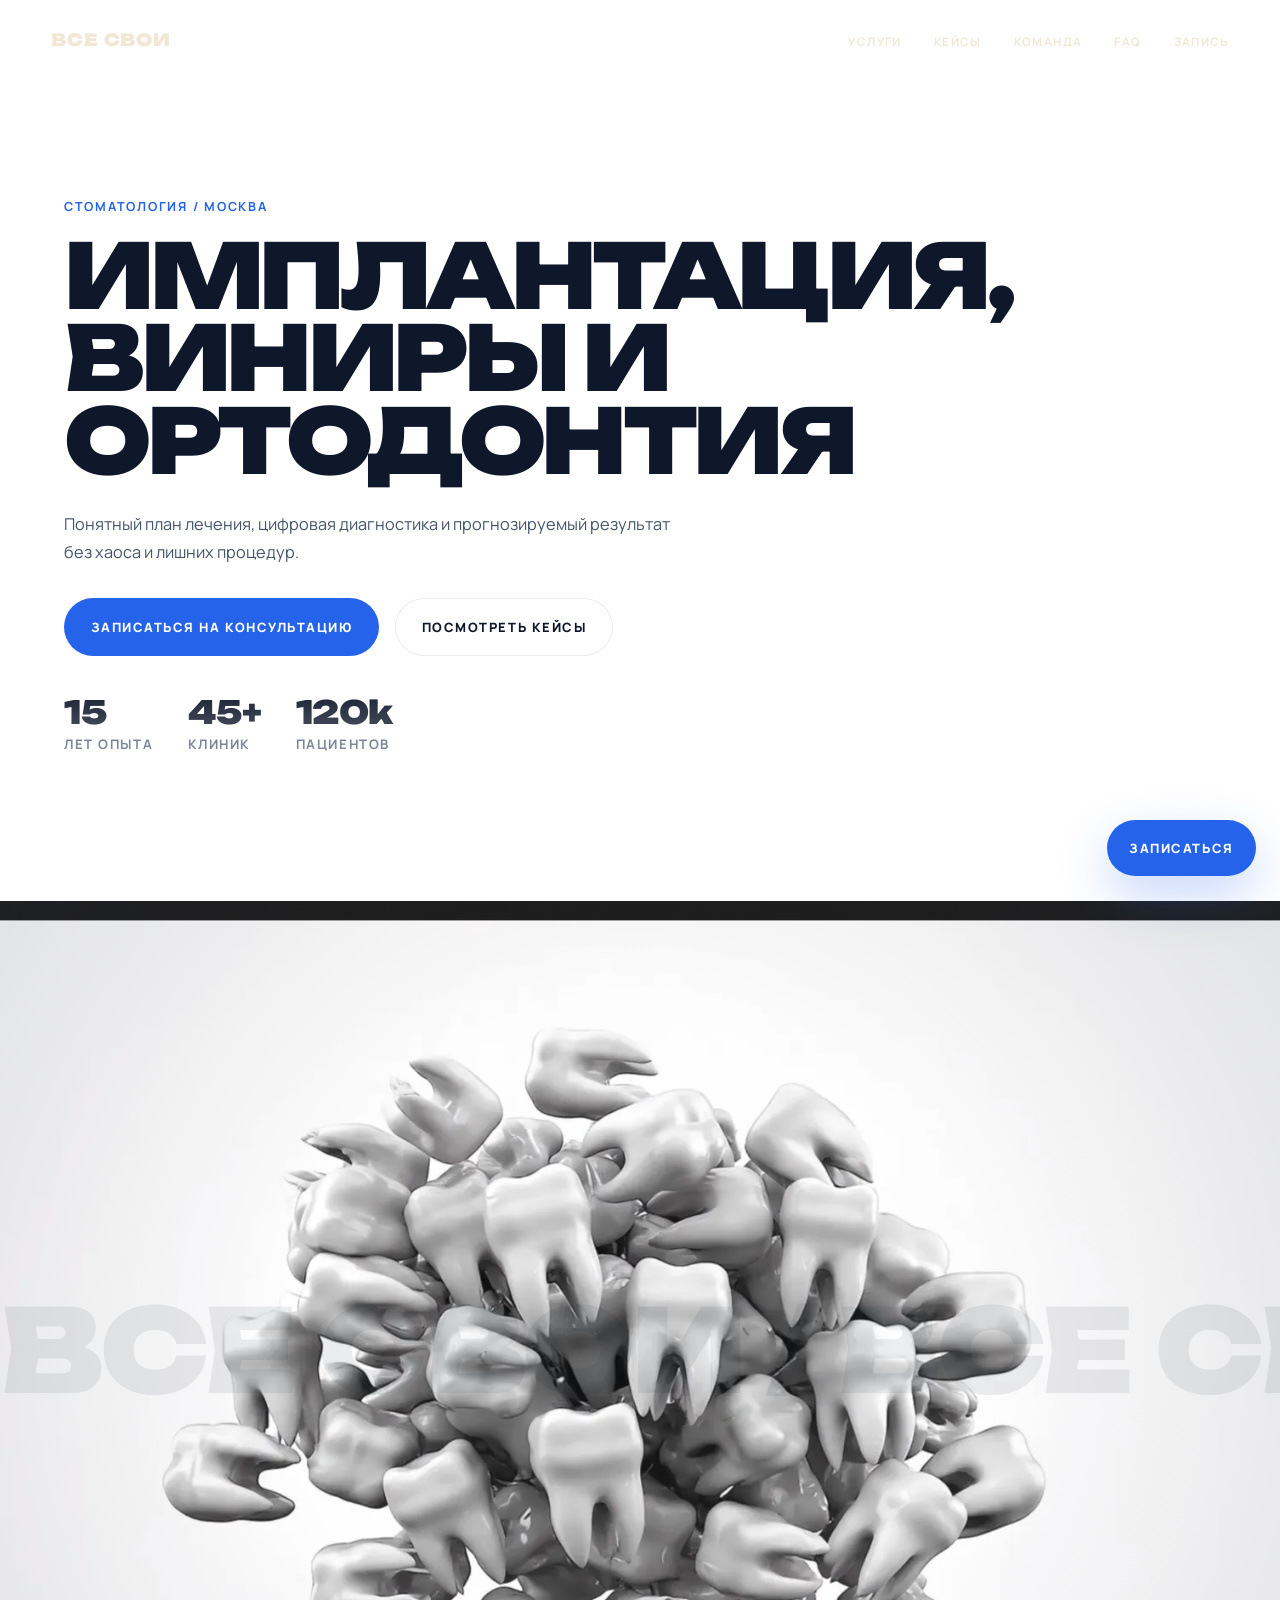
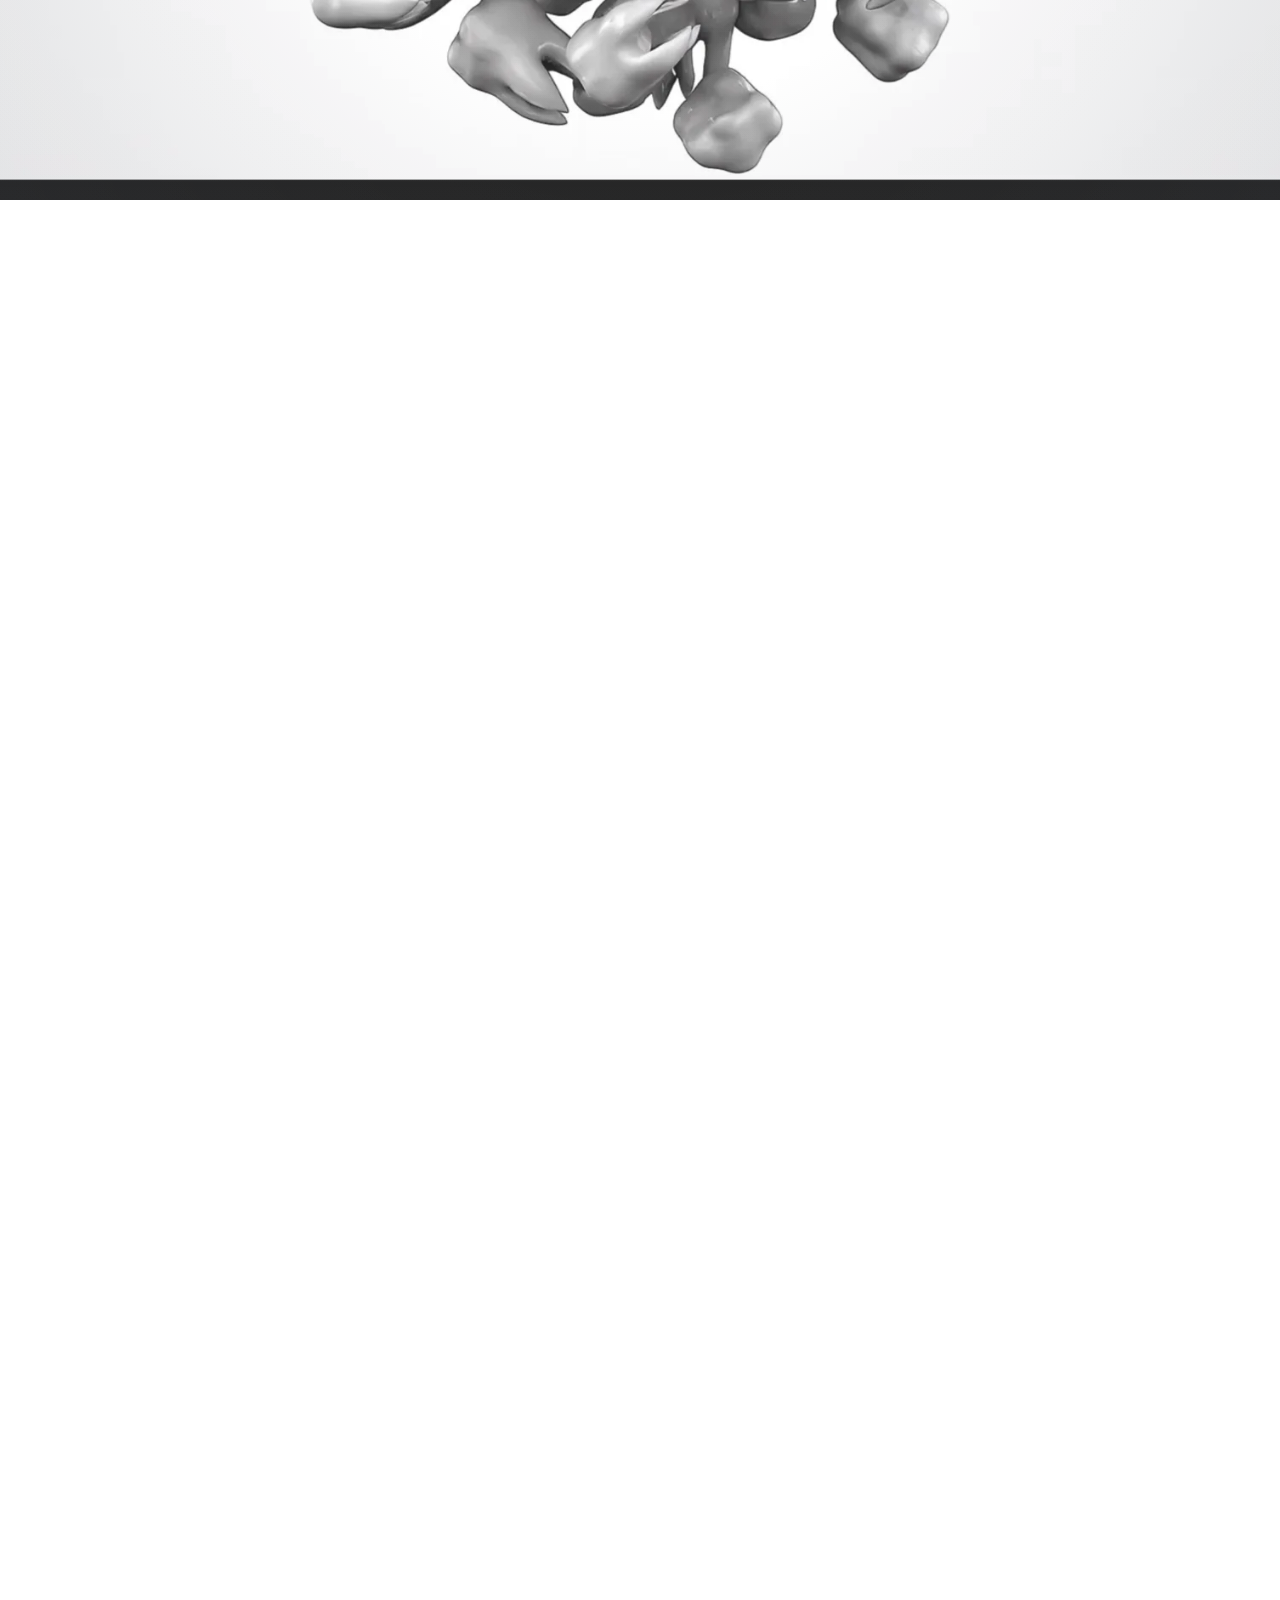
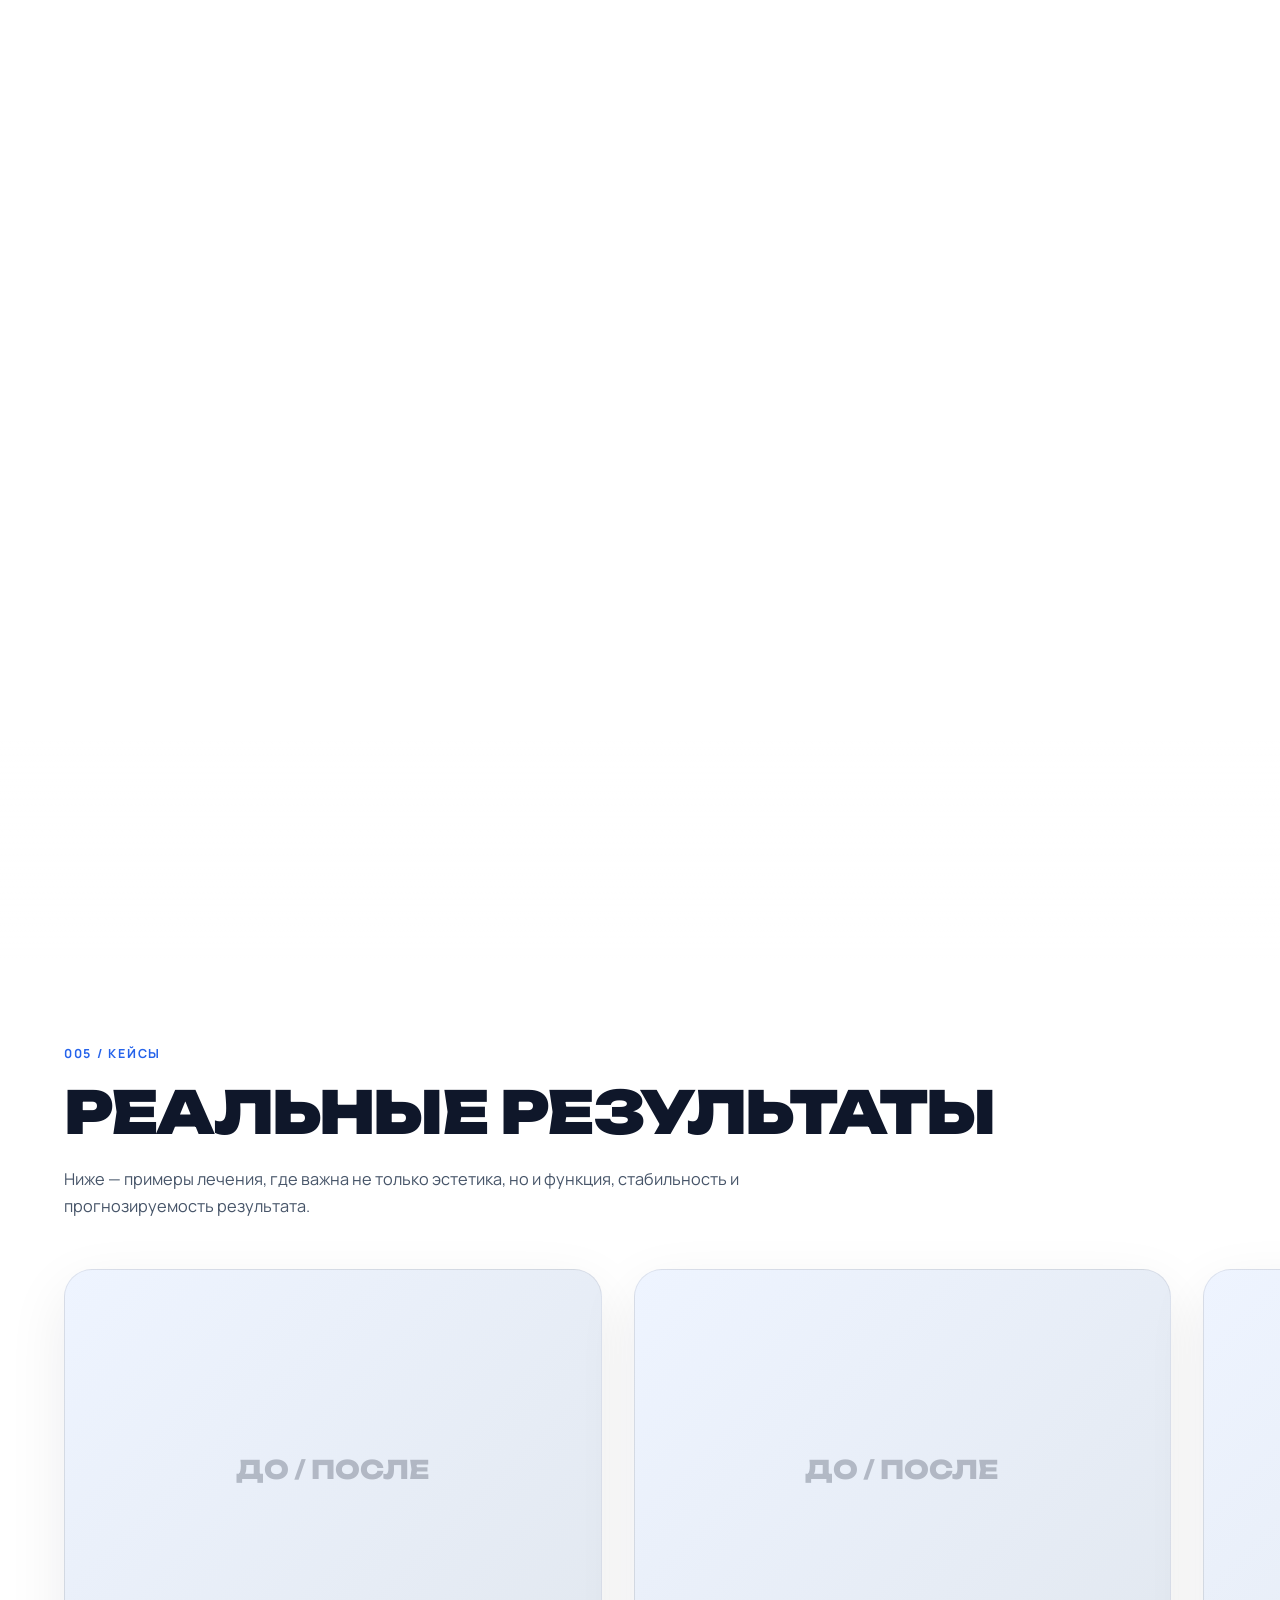
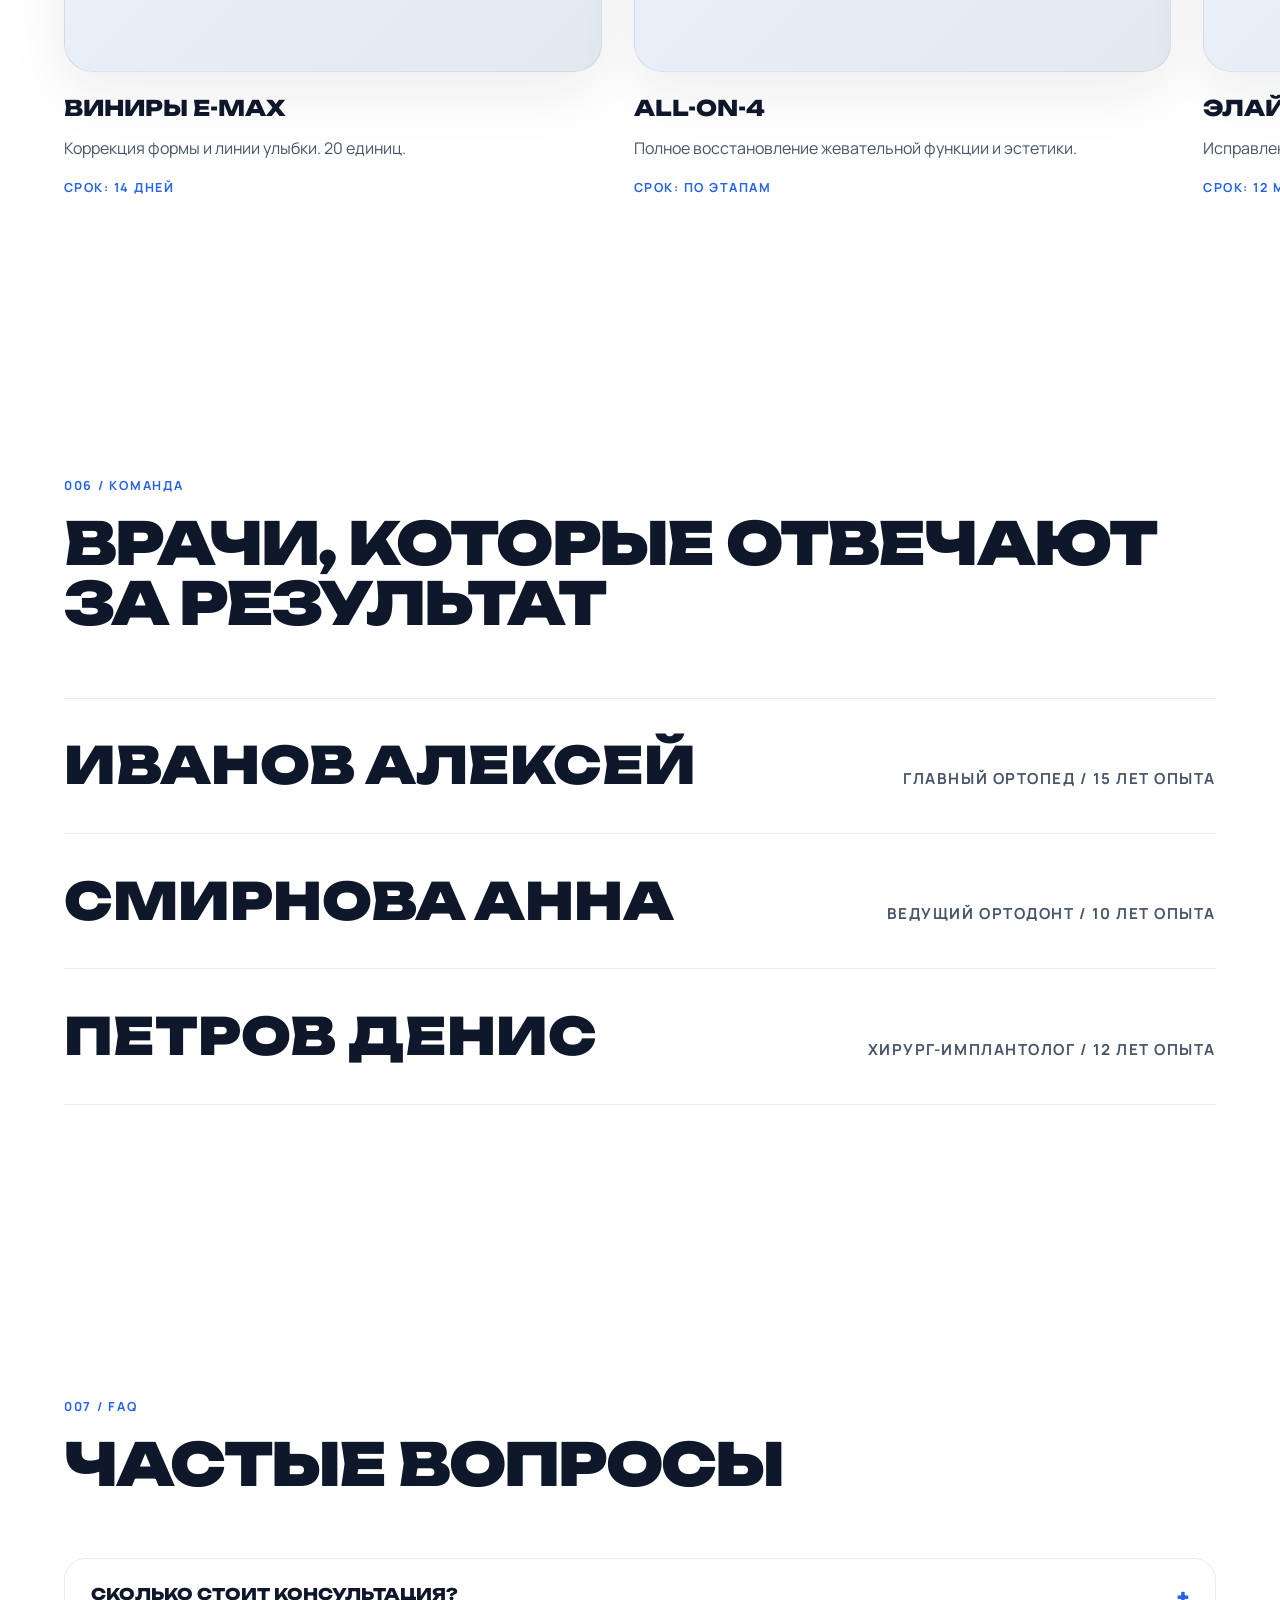
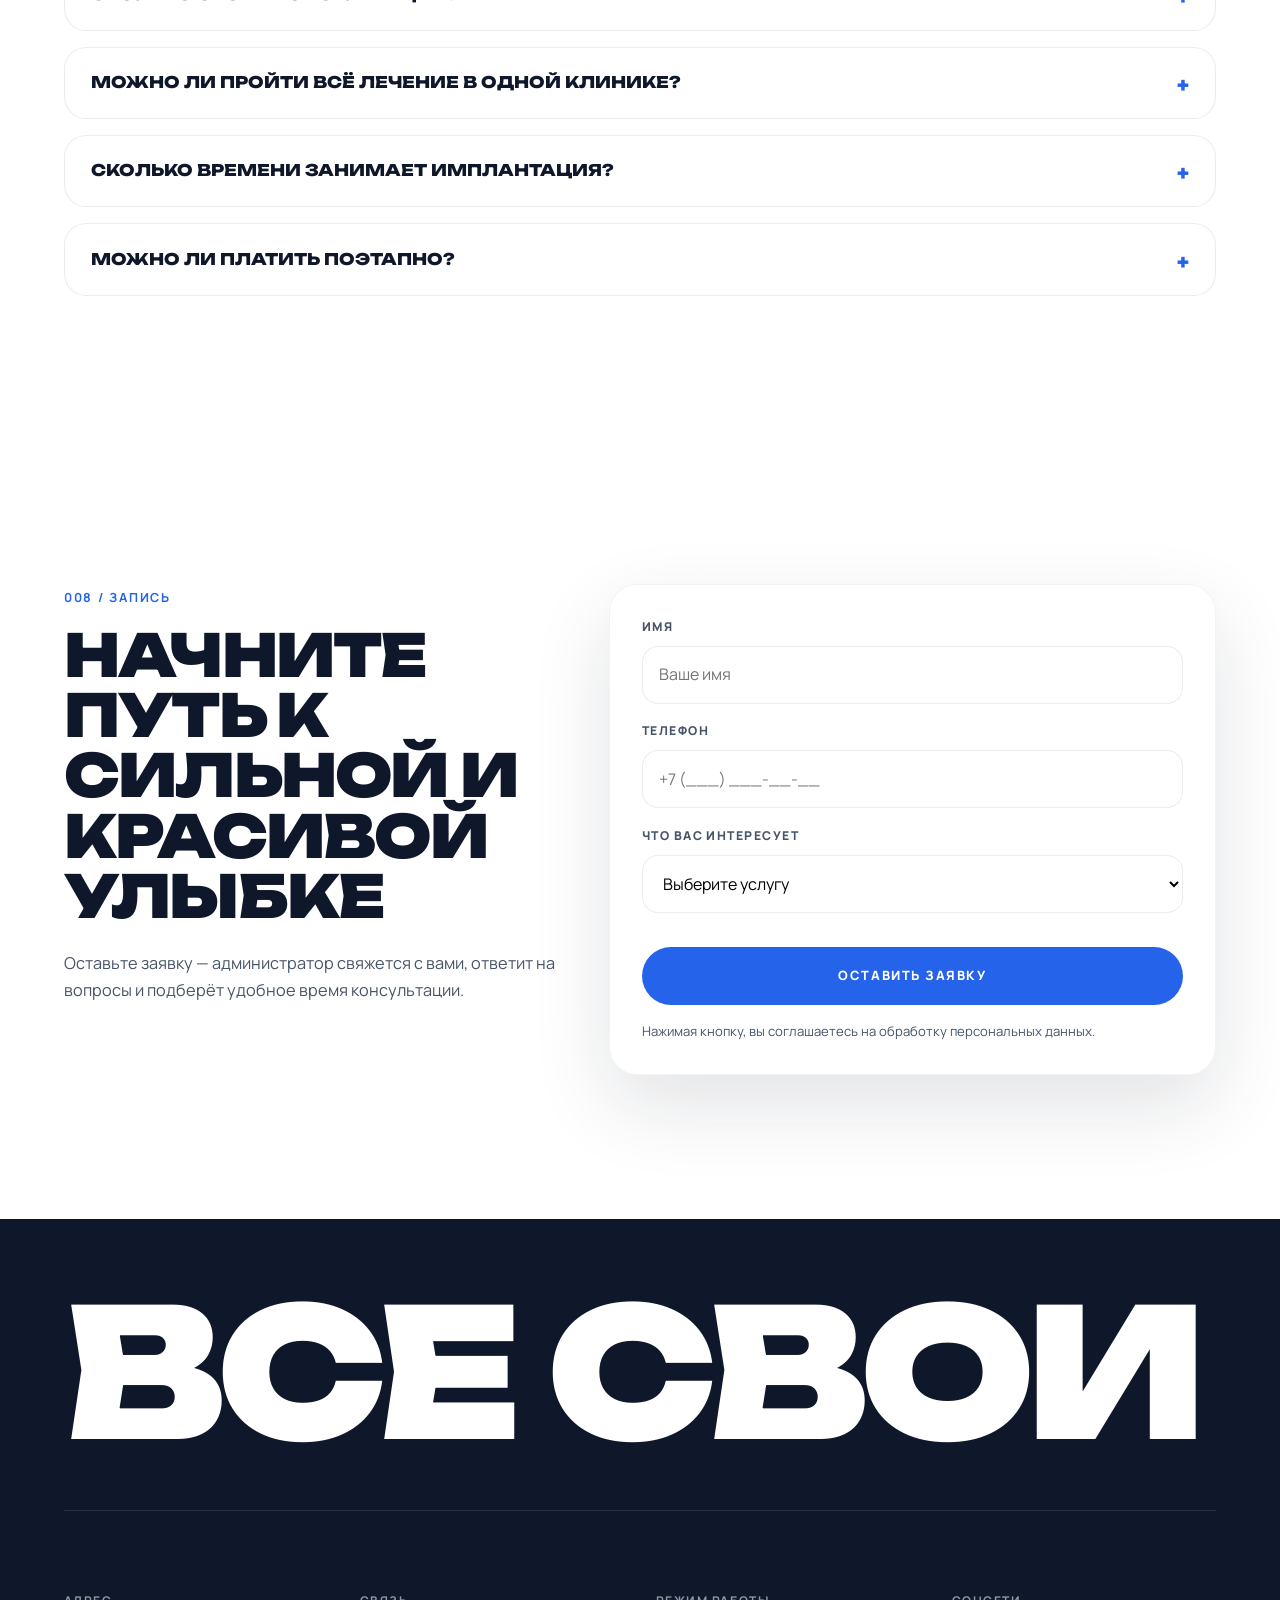
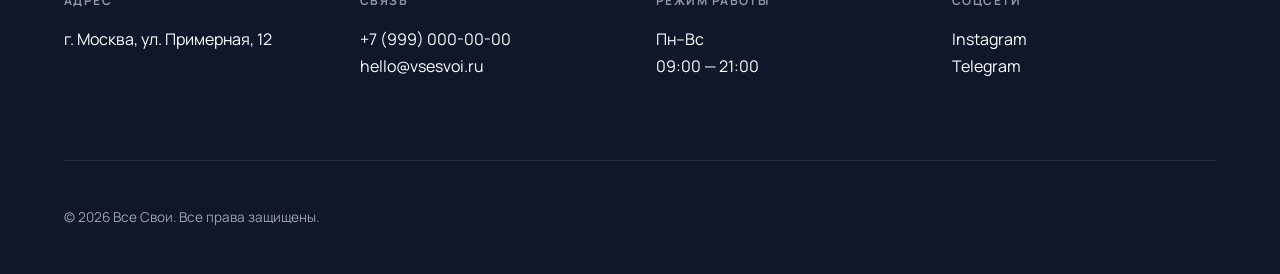
<file: index.html>
<!DOCTYPE html>
<html lang="ru">
<head>
  <meta charset="UTF-8" />
  <meta name="viewport" content="width=device-width, initial-scale=1.0, viewport-fit=cover" />
  <title>Все Свои — Стоматологическая клиника</title>
  <meta
    name="description"
    content="Имплантация, виниры и ортодонтия в Москве. Диагностика, понятный план лечения и прогнозируемый результат."
  />
  <link rel="stylesheet" href="style.css" />
</head>
<body>

  <!-- Loader -->
  <div id="loader">
    <div class="loader-brand">ВСЕ СВОИ</div>
    <div class="loader-bar-track">
      <div id="loader-bar"></div>
    </div>
    <div id="loader-percent">0%</div>
  </div>

  <!-- Header -->
  <header class="site-header" id="site-header">
    <a href="#hero" class="header-logo">Все Свои</a>

    <nav aria-label="Основная навигация">
      <ul class="header-nav">
        <li><a href="#services">Услуги</a></li>
        <li><a href="#cases">Кейсы</a></li>
        <li><a href="#team">Команда</a></li>
        <li><a href="#faq">FAQ</a></li>
        <li><a href="#contact">Запись</a></li>
      </ul>
    </nav>
  </header>

  <!-- Floating CTA -->
  <a href="#contact" class="floating-cta">Записаться</a>

  <main>

    <!-- HERO -->
    <section class="section-hero" id="hero">
      <div class="hero-grid">
        <div class="hero-copy reveal">
          <span class="hero-label">Стоматология / Москва</span>

          <h1 class="hero-heading">
            Имплантация,<br />
            виниры и<br />
            ортодонтия
          </h1>

          <p class="hero-tagline">
            Понятный план лечения, цифровая диагностика и прогнозируемый результат без хаоса и лишних процедур.
          </p>

          <div class="hero-actions">
            <a href="#contact" class="cta-button">Записаться на консультацию</a>
            <a href="#cases" class="secondary-button">Посмотреть кейсы</a>
          </div>

          <div class="hero-trust">
            <div class="trust-item">
              <span class="trust-number">15</span>
              <span class="trust-label">лет опыта</span>
            </div>
            <div class="trust-item">
              <span class="trust-number">45+</span>
              <span class="trust-label">клиник</span>
            </div>
            <div class="trust-item">
              <span class="trust-number">120k</span>
              <span class="trust-label">пациентов</span>
            </div>
          </div>
        </div>
      </div>

      <div class="hero-fade"></div>
    </section>

    <!-- VIDEO SEQUENCE -->
    <section id="video-sequence">
      <div class="video-sequence-sticky">
        <canvas id="sequence-canvas"></canvas>

        <div class="sequence-darken"></div>
        <div class="sequence-noise"></div>
        <div class="sequence-vignette"></div>
        <div class="sequence-overlay"></div>

        <div class="marquee-wrap sequence-marquee">
          <div class="marquee-text">ВСЕ СВОИ / ВСЕ СВОИ / ВСЕ СВОИ / ВСЕ СВОИ / ВСЕ СВОИ / ВСЕ СВОИ / ВСЕ СВОИ /</div>
        </div>

        <div id="scroll-container">

          <!-- 1 -->
          <section class="scroll-section align-left"
                   data-enter="0.00"
                   data-leave="0.22"
                   data-animation="slide-left"
                   id="services">
            <div class="section-inner glass-morphism luxury-panel">
              <span class="section-label">001 / Услуги</span>
              <h2 class="section-heading">Лечение</h2>

              <div class="feature-list">
                <div class="feature-item">
                  <div class="feature-icon">I</div>
                  <div>
                    <h3>Имплантация</h3>
                    <p>Восстановление одного зуба, нескольких единиц или всей челюсти с точным хирургическим планом.</p>
                  </div>
                </div>

                <div class="feature-item">
                  <div class="feature-icon">II</div>
                  <div>
                    <h3>Ортодонтия</h3>
                    <p>Элайнеры и брекет-системы для исправления прикуса, скученности и эстетики улыбки.</p>
                  </div>
                </div>

                <div class="feature-item">
                  <div class="feature-icon">III</div>
                  <div>
                    <h3>Виниры</h3>
                    <p>Эстетическая коррекция формы, цвета и пропорций зубов без компромиссов по естественности.</p>
                  </div>
                </div>
              </div>
            </div>
          </section>

          <!-- 2 -->
          <section class="scroll-section align-right"
                   data-enter="0.24"
                   data-leave="0.46"
                   data-animation="slide-right"
                   id="why-us">
            <div class="section-inner glass-morphism luxury-panel">
              <span class="section-label">002 / Почему мы</span>
              <h2 class="section-heading">Качество</h2>
              <p class="section-body">Цифровая диагностика, прозрачный план лечения и прогнозируемый результат ещё до начала лечения.</p>
              <p class="section-body">Команда узких специалистов работает как единая система, а не как набор отдельных кабинетов.</p>
            </div>
          </section>

          <!-- 3 -->
          <section class="scroll-section section-stats"
                   data-enter="0.48"
                   data-leave="0.70"
                   data-animation="stagger-up"
                   id="results">
            <div class="section-inner">
              <span class="section-label">003 / В цифрах</span>
              <h2 class="section-heading">Результаты</h2>

              <div class="stats-grid">
                <div class="stat">
                  <div><span class="stat-number" data-value="15">0</span><span class="stat-suffix">лет</span></div>
                  <span class="stat-label">Опыта</span>
                </div>

                <div class="stat">
                  <div><span class="stat-number" data-value="45">0</span><span class="stat-suffix">+</span></div>
                  <span class="stat-label">Клиник</span>
                </div>

                <div class="stat">
                  <div><span class="stat-number" data-value="120">0</span><span class="stat-suffix">k</span></div>
                  <span class="stat-label">Пациентов</span>
                </div>
              </div>
            </div>
          </section>

          <!-- 4 -->
          <section class="scroll-section align-left"
                   data-enter="0.72"
                   data-leave="0.96"
                   data-animation="slide-left"
                   id="process">
            <div class="section-inner glass-morphism luxury-panel">
              <span class="section-label">004 / Процесс</span>
              <h2 class="section-heading">Подход</h2>

              <div class="feature-list">
                <div class="feature-item">
                  <div class="feature-icon">I</div>
                  <div>
                    <h3>Диагностика</h3>
                    <p>Снимки, анализ, цифровой протокол и понимание реальной клинической картины.</p>
                  </div>
                </div>

                <div class="feature-item">
                  <div class="feature-icon">II</div>
                  <div>
                    <h3>План лечения</h3>
                    <p>Пошаговая стратегия с понятными сроками, логикой и ожидаемым результатом.</p>
                  </div>
                </div>

                <div class="feature-item">
                  <div class="feature-icon">III</div>
                  <div>
                    <h3>Контроль результата</h3>
                    <p>Финальная проверка эстетики, функции и стабильности результата на длинной дистанции.</p>
                  </div>
                </div>
              </div>
            </div>
          </section>

        </div>
      </div>
    </section>

    <!-- CASES -->
    <section id="cases" class="horizontal-cases">
      <div class="cases-sticky">
        <div class="cases-header reveal">
          <span class="section-label">005 / Кейсы</span>
          <h2 class="section-heading">Реальные результаты</h2>
          <p class="section-body max-w-text">
            Ниже — примеры лечения, где важна не только эстетика, но и функция, стабильность и прогнозируемость результата.
          </p>
        </div>

        <div class="cases-track" id="cases-track">
          <article class="case-card">
            <div class="case-image">
              <div class="case-placeholder">До / После</div>
            </div>
            <div class="case-info">
              <h3>Виниры E-Max</h3>
              <p>Коррекция формы и линии улыбки. 20 единиц.</p>
              <span class="case-meta">Срок: 14 дней</span>
            </div>
          </article>

          <article class="case-card">
            <div class="case-image">
              <div class="case-placeholder">До / После</div>
            </div>
            <div class="case-info">
              <h3>All-on-4</h3>
              <p>Полное восстановление жевательной функции и эстетики.</p>
              <span class="case-meta">Срок: по этапам</span>
            </div>
          </article>

          <article class="case-card">
            <div class="case-image">
              <div class="case-placeholder">До / После</div>
            </div>
            <div class="case-info">
              <h3>Элайнеры</h3>
              <p>Исправление прикуса и выравнивание зубных рядов.</p>
              <span class="case-meta">Срок: 12 месяцев</span>
            </div>
          </article>

          <article class="case-card">
            <div class="case-image">
              <div class="case-placeholder">До / После</div>
            </div>
            <div class="case-info">
              <h3>Эстетическая реставрация</h3>
              <p>Восстановление зоны улыбки после повреждений и стираемости.</p>
              <span class="case-meta">Срок: индивидуально</span>
            </div>
          </article>
        </div>
      </div>
    </section>

    <!-- TEAM -->
    <section id="team" class="section-team normal-section">
      <div class="container">
        <span class="section-label reveal">006 / Команда</span>
        <h2 class="section-heading reveal">Врачи, которые отвечают за результат</h2>

        <div class="team-list">
          <div class="team-member reveal">
            <div class="team-member-name">Иванов Алексей</div>
            <div class="team-member-role">Главный ортопед / 15 лет опыта</div>
          </div>
          <div class="team-member reveal">
            <div class="team-member-name">Смирнова Анна</div>
            <div class="team-member-role">Ведущий ортодонт / 10 лет опыта</div>
          </div>
          <div class="team-member reveal">
            <div class="team-member-name">Петров Денис</div>
            <div class="team-member-role">Хирург-имплантолог / 12 лет опыта</div>
          </div>
        </div>
      </div>
    </section>

    <!-- FAQ -->
    <section class="normal-section section-block" id="faq">
      <div class="container">
        <div class="section-top reveal">
          <span class="section-label">007 / FAQ</span>
          <h2 class="section-heading">Частые вопросы</h2>
        </div>

        <div class="faq-list">
          <details class="faq-item reveal">
            <summary>Сколько стоит консультация?</summary>
            <p>Первичный приём и план лечения зависят от объёма диагностики. Точную стоимость лучше уточнить при записи.</p>
          </details>

          <details class="faq-item reveal">
            <summary>Можно ли пройти всё лечение в одной клинике?</summary>
            <p>Да, лечение выстраивается как единая система: диагностика, терапия, хирургия, ортопедия и ортодонтия.</p>
          </details>

          <details class="faq-item reveal">
            <summary>Сколько времени занимает имплантация?</summary>
            <p>Зависит от клинической ситуации. На консультации врач сможет оценить сроки именно в вашем случае.</p>
          </details>

          <details class="faq-item reveal">
            <summary>Можно ли платить поэтапно?</summary>
            <p>Да, многие планы лечения удобно делятся на этапы — это обсуждается после диагностики.</p>
          </details>
        </div>
      </div>
    </section>

    <!-- CONTACT -->
    <section id="contact" class="section-cta normal-section">
      <div class="container contact-grid">
        <div class="contact-copy reveal">
          <span class="section-label">008 / Запись</span>
          <h2 class="section-heading">Начните путь к сильной и красивой улыбке</h2>
          <p class="section-body max-w-text">
            Оставьте заявку — администратор свяжется с вами, ответит на вопросы и подберёт удобное время консультации.
          </p>
        </div>

        <form class="lead-form glass-morphism reveal" id="lead-form">
          <label>
            <span>Имя</span>
            <input type="text" name="name" placeholder="Ваше имя" required />
          </label>

          <label>
            <span>Телефон</span>
            <input type="tel" name="phone" placeholder="+7 (___) ___-__-__" required />
          </label>

          <label>
            <span>Что вас интересует</span>
            <select name="service" required>
              <option value="">Выберите услугу</option>
              <option>Имплантация</option>
              <option>Виниры</option>
              <option>Ортодонтия</option>
              <option>Консультация</option>
            </select>
          </label>

          <button type="submit" class="cta-button form-submit">Оставить заявку</button>
          <p class="form-note">Нажимая кнопку, вы соглашаетесь на обработку персональных данных.</p>
        </form>
      </div>
    </section>

  </main>

  <!-- Footer -->
  <footer class="site-footer">
    <div class="footer-top">
      <h2 class="footer-logo">ВСЕ СВОИ</h2>
    </div>

    <div class="footer-grid">
      <div class="footer-col">
        <h4>Адрес</h4>
        <p>г. Москва, ул. Примерная, 12</p>
      </div>

      <div class="footer-col">
        <h4>Связь</h4>
        <p>+7 (999) 000-00-00<br />hello@vsesvoi.ru</p>
      </div>

      <div class="footer-col">
        <h4>Режим работы</h4>
        <p>Пн–Вс<br />09:00 — 21:00</p>
      </div>

      <div class="footer-col">
        <h4>Соцсети</h4>
        <a href="#">Instagram</a><br />
        <a href="#">Telegram</a>
      </div>
    </div>

    <div class="footer-bottom">
      <p>&copy; 2026 Все Свои. Все права защищены.</p>
    </div>
  </footer>

  <script src="app.js"></script>
</body>
</html>
</file>
<file: style.css>
@import url('https://fonts.googleapis.com/css2?family=Unbounded:wght@400;600;800;900&family=Manrope:wght@300;400;500;600;700;800&display=swap');

:root {
  --bg-deep: #ffffff;
  --bg-soft: #f8fafc;
  --text-on-dark: #0f172a;
  --text-on-dark-muted: #475569;

  --accent: #2563eb;
  --accent-muted: #60a5fa;
  --accent-bright: #1d4ed8;

  --line: rgba(15, 23, 42, 0.08);
  --glass: rgba(255, 255, 255, 0.64);
  --glass-strong: rgba(255, 255, 255, 0.72);

  --font-display: 'Unbounded', sans-serif;
  --font-body: 'Manrope', sans-serif;

  --radius-xl: 28px;
  --radius-lg: 22px;
  --radius-md: 18px;

  --shadow-soft: 0 20px 60px rgba(15, 23, 42, 0.08);
  --shadow-deep: 0 30px 80px rgba(15, 23, 42, 0.12);
}

/* RESET */
*,
*::before,
*::after {
  box-sizing: border-box;
}

html {
  background: var(--bg-deep);
  font-size: 16px;
  scroll-behavior: smooth;
  -webkit-font-smoothing: antialiased;
  -moz-osx-font-smoothing: grayscale;
}

body {
  margin: 0;
  font-family: var(--font-body);
  background: var(--bg-deep);
  color: var(--text-on-dark);
  overflow-x: hidden;
  line-height: 1.6;
}

img,
canvas {
  display: block;
  max-width: 100%;
}

a {
  color: inherit;
}

button,
input,
select,
textarea {
  font: inherit;
}

::selection {
  background: var(--accent);
  color: #fff;
}

/* UTILITIES */
.container {
  width: min(1320px, 100% - 10vw);
  margin: 0 auto;
}

.max-w-text {
  max-width: 700px;
}

.normal-section {
  position: relative;
  z-index: 2;
}

.section-block {
  padding: 9rem 0;
}

.glass-morphism {
  background: var(--glass);
  backdrop-filter: blur(18px);
  -webkit-backdrop-filter: blur(18px);
  border: 1px solid rgba(15, 23, 42, 0.05);
  border-radius: var(--radius-xl);
  box-shadow: var(--shadow-soft);
}

.luxury-panel {
  background:
    linear-gradient(180deg, rgba(255,255,255,0.78) 0%, rgba(255,255,255,0.58) 100%);
  border: 1px solid rgba(255,255,255,0.55);
  box-shadow:
    0 20px 70px rgba(15, 23, 42, 0.10),
    inset 0 1px 0 rgba(255,255,255,0.55);
}

.reveal {
  opacity: 0;
  transform: translateY(36px);
  transition: opacity 0.9s ease, transform 0.9s cubic-bezier(.2,.7,.2,1);
}

.reveal.is-visible {
  opacity: 1;
  transform: translateY(0);
}

/* LOADER */
#loader {
  position: fixed;
  inset: 0;
  z-index: 9999;
  background: var(--bg-deep);
  display: flex;
  flex-direction: column;
  align-items: center;
  justify-content: center;
  transition: opacity 0.7s ease, visibility 0.7s ease;
}

#loader.hidden {
  opacity: 0;
  visibility: hidden;
  pointer-events: none;
}

.loader-brand {
  font-family: var(--font-display);
  font-size: 2rem;
  font-weight: 900;
  color: var(--text-on-dark);
  margin-bottom: 2.5rem;
  letter-spacing: -0.02em;
}

.loader-bar-track {
  width: 220px;
  height: 2px;
  background: rgba(37, 99, 235, 0.18);
}

#loader-bar {
  height: 100%;
  width: 0%;
  background: var(--accent);
  transition: width 0.15s linear;
}

#loader-percent {
  font-size: 0.8rem;
  color: var(--text-on-dark-muted);
  margin-top: 1rem;
  font-weight: 700;
}

/* HEADER */
.site-header {
  position: fixed;
  top: 0;
  left: 0;
  right: 0;
  z-index: 120;
  padding: 1.7rem 4vw;
  display: flex;
  align-items: center;
  justify-content: space-between;
  mix-blend-mode: difference;
  pointer-events: none;
}

.site-header * {
  pointer-events: auto;
}

.header-logo {
  font-family: var(--font-display);
  font-size: 1.05rem;
  font-weight: 900;
  color: #0f172a;
  text-decoration: none;
  text-transform: uppercase;
  letter-spacing: 0.05em;
}

.header-nav {
  display: flex;
  gap: 2rem;
  list-style: none;
  padding: 0;
  margin: 0;
}

.header-nav a {
  font-size: 0.72rem;
  font-weight: 700;
  color: #0f172a;
  text-transform: uppercase;
  letter-spacing: 0.12em;
  text-decoration: none;
  transition: opacity 0.3s ease;
}

.header-nav a:hover {
  opacity: 0.5;
}

/* FLOATING CTA */
.floating-cta {
  position: fixed;
  right: 24px;
  bottom: 24px;
  z-index: 130;
  display: inline-flex;
  align-items: center;
  justify-content: center;
  min-height: 56px;
  padding: 0 1.4rem;
  border-radius: 999px;
  background: var(--accent);
  color: #fff;
  text-decoration: none;
  font-size: 0.8rem;
  font-weight: 800;
  text-transform: uppercase;
  letter-spacing: 0.12em;
  box-shadow: 0 20px 50px rgba(37, 99, 235, 0.25);
  transition: transform 0.25s ease, background 0.25s ease;
}

.floating-cta:hover {
  transform: translateY(-2px);
  background: var(--accent-bright);
}

/* TYPO */
.section-label,
.hero-label {
  display: inline-block;
  font-size: 0.78rem;
  font-weight: 700;
  text-transform: uppercase;
  letter-spacing: 0.14em;
  color: var(--accent);
  margin-bottom: 1.1rem;
}

.section-heading {
  font-family: var(--font-display);
  font-size: clamp(2.2rem, 4.6vw, 4.5rem);
  font-weight: 900;
  line-height: 1.02;
  letter-spacing: -0.03em;
  text-transform: uppercase;
  color: var(--text-on-dark);
  margin: 0 0 1.5rem;
}

.section-body,
.hero-tagline {
  font-size: 1.02rem;
  color: var(--text-on-dark-muted);
  line-height: 1.7;
}

.section-top {
  margin-bottom: 4rem;
}

/* BUTTONS */
.cta-button,
.secondary-button {
  display: inline-flex;
  align-items: center;
  justify-content: center;
  min-height: 58px;
  padding: 0 1.6rem;
  border-radius: 999px;
  text-decoration: none;
  text-transform: uppercase;
  letter-spacing: 0.12em;
  font-size: 0.8rem;
  font-weight: 800;
  transition: transform 0.25s ease, background 0.25s ease, border-color 0.25s ease;
}

.cta-button {
  color: #fff;
  background: var(--accent);
  border: 1px solid transparent;
}

.cta-button:hover {
  background: var(--accent-bright);
  transform: translateY(-2px);
}

.secondary-button {
  color: var(--text-on-dark);
  border: 1px solid var(--line);
  background: rgba(255, 255, 255, 0.6);
}

.secondary-button:hover {
  transform: translateY(-2px);
  border-color: rgba(15, 23, 42, 0.16);
}

/* HERO */
.section-hero {
  position: relative;
  min-height: 100vh;
  display: flex;
  align-items: center;
  padding: 8rem 0 5rem;
  z-index: 2;
}

.hero-grid {
  width: min(1320px, 100% - 10vw);
  margin: 0 auto;
  display: grid;
  grid-template-columns: 1fr;
  gap: 3rem;
  align-items: center;
}

.hero-copy {
  max-width: 820px;
}

.hero-heading {
  font-family: var(--font-display);
  font-size: clamp(3rem, 7vw, 7rem);
  font-weight: 900;
  line-height: 0.92;
  letter-spacing: -0.05em;
  text-transform: uppercase;
  color: var(--text-on-dark);
  margin: 0 0 1.8rem;
}

.hero-tagline {
  max-width: 620px;
  margin-bottom: 2rem;
}

.hero-actions {
  display: flex;
  gap: 1rem;
  flex-wrap: wrap;
  margin-bottom: 2.5rem;
}

.hero-trust {
  display: flex;
  gap: 2.2rem;
  flex-wrap: wrap;
}

.trust-item {
  display: flex;
  flex-direction: column;
  gap: 0.35rem;
}

.trust-number {
  font-family: var(--font-display);
  font-size: clamp(1.6rem, 2.5vw, 2.5rem);
  font-weight: 900;
  line-height: 1;
  letter-spacing: -0.04em;
}

.trust-label {
  font-size: 0.82rem;
  text-transform: uppercase;
  letter-spacing: 0.12em;
  color: var(--text-on-dark-muted);
  font-weight: 700;
}

.hero-fade {
  position: absolute;
  left: 0;
  right: 0;
  bottom: -1px;
  height: 220px;
  background: linear-gradient(to bottom, rgba(255,255,255,0) 0%, #ffffff 100%);
  pointer-events: none;
  z-index: 3;
}

/* =========================
   VIDEO SEQUENCE V3
========================= */

#video-sequence {
  position: relative;
  height: 540vh;
  z-index: 1;
  background: #ffffff;
}

.video-sequence-sticky {
  position: sticky;
  top: 0;
  height: 100vh;
  overflow: hidden;
  background: #ffffff;
}

#sequence-canvas {
  position: absolute;
  inset: 0;
  width: 100%;
  height: 100%;
  z-index: 1;
}

.sequence-darken,
.sequence-noise,
.sequence-vignette,
.sequence-overlay {
  position: absolute;
  inset: 0;
  pointer-events: none;
}

.sequence-darken {
  z-index: 2;
  background: linear-gradient(180deg, rgba(255,255,255,0.06) 0%, rgba(255,255,255,0.02) 40%, rgba(255,255,255,0.10) 100%);
}

.sequence-noise {
  z-index: 3;
  opacity: 0.045;
  background-image:
    radial-gradient(circle at 20% 20%, rgba(15,23,42,0.22) 0.5px, transparent 0.5px),
    radial-gradient(circle at 80% 40%, rgba(15,23,42,0.18) 0.5px, transparent 0.5px),
    radial-gradient(circle at 30% 70%, rgba(15,23,42,0.16) 0.5px, transparent 0.5px),
    radial-gradient(circle at 60% 85%, rgba(15,23,42,0.14) 0.5px, transparent 0.5px);
  background-size: 140px 140px, 180px 180px, 160px 160px, 200px 200px;
}

.sequence-vignette {
  z-index: 4;
  background:
    radial-gradient(circle at 50% 50%, rgba(255,255,255,0) 0%, rgba(255,255,255,0.02) 45%, rgba(15,23,42,0.10) 100%);
}

.sequence-overlay {
  z-index: 5;
  background:
    radial-gradient(circle at 50% 50%, rgba(255,255,255,0.02) 0%, rgba(255,255,255,0.04) 45%, rgba(255,255,255,0.07) 100%);
}

.sequence-marquee {
  top: 50%;
  bottom: auto;
  transform: translateY(-50%);
  z-index: 6;
}

.marquee-wrap {
  position: absolute;
  left: 0;
  width: 100%;
  overflow: hidden;
  pointer-events: none;
}

.marquee-text {
  font-family: var(--font-display);
  font-size: clamp(3rem, 9vw, 8rem);
  font-weight: 900;
  color: rgba(15, 23, 42, 0.08);
  white-space: nowrap;
  text-transform: uppercase;
  letter-spacing: -0.03em;
  will-change: transform;
}

#scroll-container {
  position: absolute;
  inset: 0;
  z-index: 10;
  pointer-events: none;
}

.scroll-section {
  position: absolute;
  inset: 0;
  display: flex;
  align-items: center;
  width: 100%;
  min-height: 100vh;
  opacity: 0;
  pointer-events: none;
  z-index: 10;
}

.scroll-section > * {
  pointer-events: auto;
}

.align-left {
  justify-content: flex-start;
  padding-left: 5vw;
  padding-right: 55vw;
}

.align-right {
  justify-content: flex-end;
  padding-left: 55vw;
  padding-right: 5vw;
}

.scroll-section .section-inner {
  max-width: 560px;
  width: 100%;
  padding: 2.1rem;
  transform: translate3d(0, 30px, 0) scale(0.985);
  opacity: 0;
  will-change: transform, opacity;
}

/* feature blocks */
.feature-list {
  margin-top: 2rem;
  display: flex;
  flex-direction: column;
  gap: 1.25rem;
}

.feature-item {
  display: flex;
  gap: 1rem;
  align-items: flex-start;
}

.feature-icon {
  font-family: var(--font-display);
  font-size: 1.1rem;
  font-weight: 900;
  color: var(--accent);
  min-width: 1.5rem;
}

.feature-item h3 {
  font-family: var(--font-display);
  font-size: 1.08rem;
  font-weight: 800;
  text-transform: uppercase;
  margin: 0 0 0.25rem;
}

.feature-item p {
  margin: 0;
  color: var(--text-on-dark-muted);
}

/* stats */
.section-stats {
  justify-content: center;
  padding: 0 5vw;
  text-align: center;
}

.section-stats .section-inner {
  max-width: 1200px;
  text-align: center;
  margin: 0 auto;
  background: transparent;
  border: none;
  box-shadow: none;
  backdrop-filter: none;
  -webkit-backdrop-filter: none;
}

.stats-grid {
  display: flex;
  justify-content: center;
  gap: 5rem;
  margin-top: 3rem;
  flex-wrap: wrap;
}

.stat {
  min-width: 180px;
}

.stat-number {
  font-family: var(--font-display);
  font-size: clamp(3rem, 8vw, 7rem);
  font-weight: 900;
  color: var(--text-on-dark);
  line-height: 1;
  letter-spacing: -0.05em;
}

.stat-suffix {
  font-family: var(--font-display);
  font-size: clamp(1.2rem, 3vw, 2rem);
  font-weight: 800;
  color: var(--accent);
  margin-left: 0.2rem;
}

.stat-label {
  display: block;
  margin-top: 0.8rem;
  font-size: 0.8rem;
  font-weight: 800;
  color: var(--text-on-dark-muted);
  text-transform: uppercase;
  letter-spacing: 0.12em;
}

#video-sequence::after {
  content: "";
  position: absolute;
  left: 0;
  right: 0;
  bottom: -1px;
  height: 220px;
  background: linear-gradient(to bottom, rgba(255,255,255,0) 0%, #ffffff 100%);
  pointer-events: none;
  z-index: 11;
}

/* CASES */
.horizontal-cases {
  position: relative;
  width: 100%;
  background: var(--bg-deep);
  z-index: 2;
  overflow: hidden;
  padding: 5rem 0 8rem;
}

.cases-sticky {
  display: flex;
  flex-direction: column;
  gap: 2rem;
}

.cases-header {
  width: min(1320px, 100% - 10vw);
  margin: 0 auto;
}

.cases-track {
  display: flex;
  gap: 2rem;
  padding: 0 5vw;
  width: max-content;
  will-change: transform;
}

.case-card {
  width: min(42vw, 560px);
  flex-shrink: 0;
}

.case-image {
  width: 100%;
  aspect-ratio: 4 / 3;
  border-radius: var(--radius-xl);
  background: linear-gradient(135deg, #eef4ff 0%, #e2e8f0 100%);
  margin-bottom: 1.2rem;
  overflow: hidden;
  border: 1px solid var(--line);
  display: grid;
  place-items: center;
  box-shadow: var(--shadow-soft);
}

.case-placeholder {
  font-family: var(--font-display);
  font-size: clamp(1.3rem, 2vw, 2rem);
  font-weight: 800;
  color: rgba(15, 23, 42, 0.25);
  text-transform: uppercase;
}

.case-info h3 {
  font-family: var(--font-display);
  font-size: 1.35rem;
  font-weight: 800;
  text-transform: uppercase;
  margin: 0 0 0.6rem;
}

.case-info p {
  margin: 0 0 0.8rem;
  color: var(--text-on-dark-muted);
}

.case-meta {
  font-size: 0.78rem;
  font-weight: 700;
  text-transform: uppercase;
  letter-spacing: 0.12em;
  color: var(--accent);
}

/* TEAM */
.section-team {
  padding: 9rem 0;
  background: var(--bg-deep);
}

.team-list {
  margin-top: 4rem;
  display: flex;
  flex-direction: column;
}

.team-member {
  padding: 2.6rem 0;
  border-top: 1px solid var(--line);
  display: flex;
  justify-content: space-between;
  align-items: flex-end;
  gap: 2rem;
}

.team-member:last-child {
  border-bottom: 1px solid var(--line);
}

.team-member-name {
  font-family: var(--font-display);
  font-size: clamp(2rem, 4vw, 4rem);
  font-weight: 900;
  color: var(--text-on-dark);
  text-transform: uppercase;
  line-height: 1;
}

.team-member-role {
  font-size: 0.95rem;
  font-weight: 700;
  color: var(--text-on-dark-muted);
  text-transform: uppercase;
  letter-spacing: 0.1em;
}

/* FAQ */
.faq-list {
  display: flex;
  flex-direction: column;
  gap: 1rem;
}

.faq-item {
  border: 1px solid var(--line);
  border-radius: var(--radius-lg);
  padding: 1.4rem 1.6rem;
  background: rgba(255, 255, 255, 0.72);
}

.faq-item summary {
  cursor: pointer;
  list-style: none;
  font-family: var(--font-display);
  font-size: 1rem;
  font-weight: 800;
  text-transform: uppercase;
  padding-right: 2rem;
  position: relative;
}

.faq-item summary::-webkit-details-marker {
  display: none;
}

.faq-item summary::after {
  content: "+";
  position: absolute;
  right: 0;
  top: 0;
  font-size: 1.2rem;
  font-weight: 900;
  color: var(--accent);
}

.faq-item[open] summary::after {
  content: "−";
}

.faq-item p {
  margin: 1rem 0 0;
  color: var(--text-on-dark-muted);
}

/* CONTACT */
.section-cta {
  padding: 9rem 0;
}

.contact-grid {
  display: grid;
  grid-template-columns: 0.9fr 1.1fr;
  gap: 3rem;
  align-items: start;
}

.lead-form {
  padding: 2rem;
  background: var(--glass-strong);
  box-shadow: var(--shadow-deep);
}

.lead-form label {
  display: flex;
  flex-direction: column;
  gap: 0.6rem;
  margin-bottom: 1.1rem;
}

.lead-form label span {
  font-size: 0.76rem;
  font-weight: 800;
  letter-spacing: 0.12em;
  text-transform: uppercase;
  color: var(--text-on-dark-muted);
}

.lead-form input,
.lead-form select {
  width: 100%;
  min-height: 58px;
  border-radius: 16px;
  border: 1px solid rgba(15, 23, 42, 0.08);
  background: rgba(255, 255, 255, 0.88);
  padding: 0 1rem;
  outline: none;
  transition: border-color 0.2s ease, box-shadow 0.2s ease;
}

.lead-form input:focus,
.lead-form select:focus {
  border-color: rgba(37, 99, 235, 0.45);
  box-shadow: 0 0 0 4px rgba(37, 99, 235, 0.08);
}

.form-submit {
  width: 100%;
  margin-top: 1rem;
  border: none;
  cursor: pointer;
}

.form-note {
  margin: 1rem 0 0;
  font-size: 0.82rem;
  color: var(--text-on-dark-muted);
}

/* FOOTER */
.site-footer {
  background: #0f172a;
  padding: 5rem 5vw 2rem;
  color: #fff;
  position: relative;
  z-index: 2;
}

.footer-top {
  margin-bottom: 4rem;
  border-bottom: 1px solid rgba(255, 255, 255, 0.1);
  padding-bottom: 4rem;
}

.footer-logo {
  font-family: var(--font-display);
  font-size: clamp(4rem, 14vw, 14rem);
  font-weight: 900;
  line-height: 0.82;
  letter-spacing: -0.05em;
  color: #fff;
  margin: 0;
}

.footer-grid {
  display: grid;
  grid-template-columns: repeat(4, 1fr);
  gap: 2rem;
  margin-bottom: 4rem;
}

.footer-col h4 {
  font-size: 0.75rem;
  font-weight: 700;
  color: rgba(255, 255, 255, 0.55);
  text-transform: uppercase;
  letter-spacing: 0.12em;
  margin-bottom: 1rem;
}

.footer-col p,
.footer-col a {
  font-size: 1rem;
  color: #fff;
  text-decoration: none;
  line-height: 1.7;
}

.footer-col a:hover {
  color: var(--accent-muted);
}

.footer-bottom {
  border-top: 1px solid rgba(255, 255, 255, 0.1);
  padding-top: 2rem;
  font-size: 0.85rem;
  color: rgba(255, 255, 255, 0.6);
}

/* RESPONSIVE */
@media (max-width: 1100px) {
  .contact-grid {
    grid-template-columns: 1fr;
  }
}

@media (max-width: 1024px) {
  .align-left,
  .align-right {
    padding-left: 5vw;
    padding-right: 45vw;
  }

  .align-right {
    padding-left: 45vw;
    padding-right: 5vw;
  }
}

@media (max-width: 768px) {
  .site-header {
    padding: 1.3rem 4vw;
  }

  .header-nav {
    display: none;
  }

  .section-block,
  .section-team,
  .section-cta {
    padding: 6rem 0;
  }

  .section-hero {
    padding: 7rem 0 4rem;
    min-height: auto;
  }

  .hero-heading {
    font-size: clamp(2.4rem, 12vw, 4rem);
  }

  .hero-actions {
    flex-direction: column;
    align-items: stretch;
  }

  .hero-actions .cta-button,
  .hero-actions .secondary-button {
    width: 100%;
  }

  .hero-trust {
    gap: 1.5rem;
  }

  #video-sequence {
    height: 430vh;
  }

  .scroll-section {
    align-items: flex-end;
    padding-bottom: 12vh;
  }

  .align-left,
  .align-right {
    justify-content: center;
    padding: 0 5vw !important;
  }

  .align-left .section-inner,
  .align-right .section-inner,
  .section-stats .section-inner {
    max-width: 100%;
    width: 100%;
  }

  .stats-grid {
    gap: 2rem;
    margin-top: 2rem;
  }

  .stat {
    min-width: 120px;
  }

  .stat-number {
    font-size: 3.5rem;
  }

  .case-card {
    width: 82vw;
  }

  .team-member {
    flex-direction: column;
    align-items: flex-start;
  }

  .footer-grid {
    grid-template-columns: 1fr;
  }

  .floating-cta {
    right: 16px;
    left: 16px;
    bottom: 16px;
  }
}
</file>
